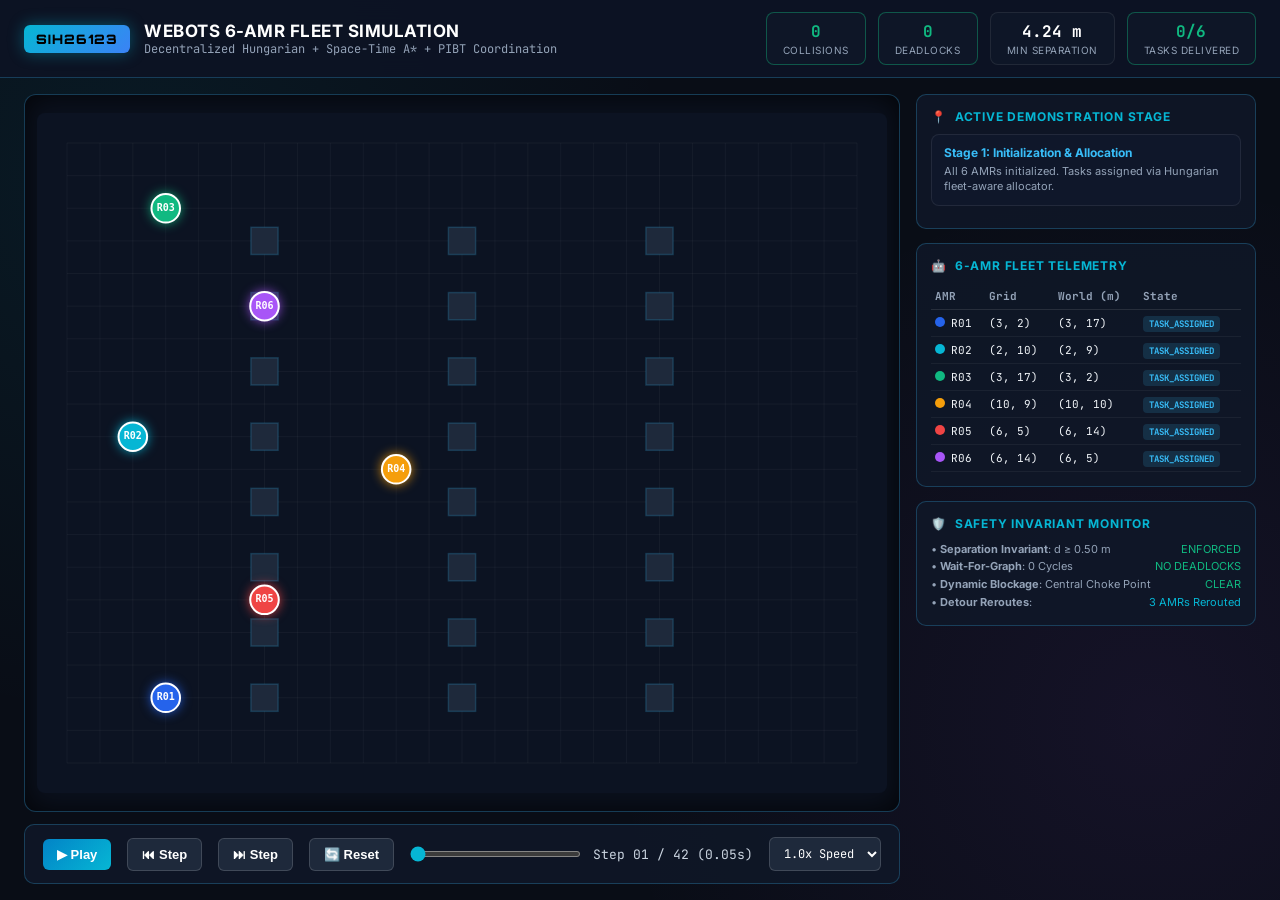
<file: simulation/webots/webots_visualizer.html>
<!DOCTYPE html>
<html lang="en">
<head>
    <meta charset="UTF-8">
    <meta name="viewport" content="width=device-width, initial-scale=1.0">
    <title>SIH26123 — Webots 6-AMR Fleet Simulation Player</title>
    <link rel="preconnect" href="https://fonts.googleapis.com">
    <link href="https://fonts.googleapis.com/css2?family=Inter:wght@400;500;600;700;800&family=JetBrains+Mono:wght@500;700&family=Orbitron:wght@700;900&display=swap" rel="stylesheet">
    <style>
        :root {
            --bg-dark: #090d16;
            --bg-card: rgba(16, 24, 40, 0.85);
            --border-glow: rgba(56, 189, 248, 0.25);
            --cyan-glow: #06b6d4;
            --emerald-glow: #10b981;
            --amber-glow: #f59e0b;
            --red-glow: #ef4444;
            --purple-glow: #a855f7;
            --blue-glow: #3b82f6;
            --text-main: #f1f5f9;
            --text-muted: #94a3b8;
        }

        * {
            box-sizing: border-box;
            margin: 0;
            padding: 0;
        }

        body {
            background-color: var(--bg-dark);
            color: var(--text-main);
            font-family: 'Inter', sans-serif;
            min-height: 100vh;
            display: flex;
            flex-direction: column;
            overflow-x: hidden;
            background-image: 
                radial-gradient(circle at 10% 20%, rgba(6, 182, 212, 0.08) 0%, transparent 40%),
                radial-gradient(circle at 90% 80%, rgba(168, 85, 247, 0.08) 0%, transparent 40%);
        }

        /* Top Header */
        header {
            background: rgba(13, 20, 36, 0.95);
            border-bottom: 1px solid var(--border-glow);
            padding: 12px 24px;
            display: flex;
            justify-content: space-between;
            align-items: center;
            backdrop-filter: blur(12px);
            z-index: 100;
        }

        .header-brand {
            display: flex;
            align-items: center;
            gap: 14px;
        }

        .brand-badge {
            background: linear-gradient(135deg, #06b6d4, #3b82f6);
            color: #000;
            font-family: 'Orbitron', monospace;
            font-weight: 900;
            font-size: 13px;
            padding: 6px 12px;
            border-radius: 6px;
            letter-spacing: 1px;
            box-shadow: 0 0 16px rgba(6, 182, 212, 0.4);
        }

        .brand-title h1 {
            font-size: 17px;
            font-weight: 700;
            letter-spacing: 0.5px;
            color: #fff;
        }

        .brand-title p {
            font-size: 12px;
            color: var(--text-muted);
            font-family: 'JetBrains Mono', monospace;
        }

        .kpi-strip {
            display: flex;
            gap: 12px;
        }

        .kpi-card {
            background: var(--bg-card);
            border: 1px solid rgba(255, 255, 255, 0.08);
            padding: 8px 16px;
            border-radius: 8px;
            display: flex;
            flex-direction: column;
            align-items: center;
            min-width: 100px;
        }

        .kpi-card.safe { border-color: rgba(16, 185, 129, 0.4); }
        .kpi-card.warn { border-color: rgba(245, 158, 11, 0.4); }

        .kpi-val {
            font-family: 'JetBrains Mono', monospace;
            font-size: 16px;
            font-weight: 700;
            color: #fff;
        }

        .kpi-card.safe .kpi-val { color: var(--emerald-glow); }
        .kpi-card.warn .kpi-val { color: var(--amber-glow); }

        .kpi-lbl {
            font-size: 10px;
            color: var(--text-muted);
            text-transform: uppercase;
            letter-spacing: 0.5px;
            margin-top: 2px;
        }

        /* Main Workspace Layout */
        .workspace {
            display: grid;
            grid-template-columns: 1fr 340px;
            gap: 16px;
            padding: 16px 24px;
            flex: 1;
            height: calc(100vh - 72px);
        }

        /* Left Stage: 2D/3D Canvas + Controls */
        .stage-pane {
            display: flex;
            flex-direction: column;
            gap: 12px;
            height: 100%;
        }

        .canvas-container {
            flex: 1;
            background: #0b111e;
            border: 1px solid var(--border-glow);
            border-radius: 12px;
            position: relative;
            overflow: hidden;
            display: flex;
            justify-content: center;
            align-items: center;
            box-shadow: inset 0 0 30px rgba(0, 0, 0, 0.8);
        }

        canvas {
            display: block;
            border-radius: 8px;
        }

        .hazard-banner {
            position: absolute;
            top: 14px;
            left: 50%;
            transform: translateX(-50%);
            background: rgba(239, 68, 68, 0.9);
            border: 1px solid #f87171;
            color: #fff;
            padding: 8px 18px;
            border-radius: 20px;
            font-weight: 700;
            font-size: 13px;
            display: none;
            align-items: center;
            gap: 8px;
            box-shadow: 0 0 20px rgba(239, 68, 68, 0.6);
            animation: pulse-danger 1.5s infinite;
            z-index: 10;
        }

        @keyframes pulse-danger {
            0%, 100% { opacity: 0.95; transform: translateX(-50%) scale(1); }
            50% { opacity: 1; transform: translateX(-50%) scale(1.03); }
        }

        /* Player Control Bar */
        .player-bar {
            background: var(--bg-card);
            border: 1px solid var(--border-glow);
            border-radius: 10px;
            padding: 12px 18px;
            display: flex;
            align-items: center;
            gap: 16px;
        }

        .btn-ctrl {
            background: #1e293b;
            border: 1px solid rgba(255, 255, 255, 0.15);
            color: #fff;
            font-size: 13px;
            font-weight: 600;
            padding: 8px 14px;
            border-radius: 6px;
            cursor: pointer;
            transition: all 0.2s;
            display: flex;
            align-items: center;
            gap: 6px;
        }

        .btn-ctrl:hover {
            background: #334155;
            border-color: var(--cyan-glow);
            box-shadow: 0 0 10px rgba(6, 182, 212, 0.3);
        }

        .btn-ctrl.primary {
            background: linear-gradient(135deg, #0284c7, #06b6d4);
            border: none;
            color: #fff;
        }

        .scrubber-wrap {
            flex: 1;
            display: flex;
            align-items: center;
            gap: 12px;
        }

        input[type="range"] {
            flex: 1;
            accent-color: var(--cyan-glow);
            height: 6px;
            border-radius: 3px;
            background: #1e293b;
            cursor: pointer;
        }

        .timeline-text {
            font-family: 'JetBrains Mono', monospace;
            font-size: 13px;
            color: #cbd5e1;
            min-width: 110px;
        }

        .speed-select {
            background: #1e293b;
            color: #fff;
            border: 1px solid rgba(255, 255, 255, 0.15);
            border-radius: 6px;
            padding: 7px 10px;
            font-size: 12px;
            font-family: 'JetBrains Mono', monospace;
            outline: none;
        }

        /* Right Telemetry Sidebar */
        .sidebar {
            display: flex;
            flex-direction: column;
            gap: 14px;
            overflow-y: auto;
        }

        .panel-box {
            background: var(--bg-card);
            border: 1px solid var(--border-glow);
            border-radius: 10px;
            padding: 14px;
        }

        .panel-box h3 {
            font-size: 12px;
            text-transform: uppercase;
            letter-spacing: 0.8px;
            color: var(--cyan-glow);
            margin-bottom: 10px;
            display: flex;
            align-items: center;
            gap: 8px;
        }

        .stage-tracker {
            background: #0f172a;
            border: 1px solid rgba(255, 255, 255, 0.08);
            border-radius: 8px;
            padding: 10px 12px;
            margin-bottom: 8px;
        }

        .stage-title {
            font-size: 12px;
            font-weight: 700;
            color: #38bdf8;
            margin-bottom: 4px;
        }

        .stage-desc {
            font-size: 11px;
            color: var(--text-muted);
            line-height: 1.4;
        }

        /* Robot Table */
        .robot-table {
            width: 100%;
            border-collapse: collapse;
            font-size: 11px;
            font-family: 'JetBrains Mono', monospace;
        }

        .robot-table th {
            text-align: left;
            color: var(--text-muted);
            padding: 6px 4px;
            border-bottom: 1px solid rgba(255, 255, 255, 0.1);
        }

        .robot-table td {
            padding: 6px 4px;
            border-bottom: 1px solid rgba(255, 255, 255, 0.05);
        }

        .robot-dot {
            width: 10px;
            height: 10px;
            border-radius: 50%;
            display: inline-block;
            margin-right: 6px;
        }

        .badge-status {
            padding: 2px 6px;
            border-radius: 4px;
            font-size: 9px;
            font-weight: 700;
            background: rgba(56, 189, 248, 0.15);
            color: #38bdf8;
        }

        .badge-status.delivering {
            background: rgba(16, 185, 129, 0.15);
            color: #34d399;
        }

        .badge-status.idle {
            background: rgba(148, 163, 184, 0.15);
            color: #94a3b8;
        }
    </style>
</head>
<body>

    <!-- Header Navigation -->
    <header>
        <div class="header-brand">
            <div class="brand-badge">SIH26123</div>
            <div class="brand-title">
                <h1>WEBOTS 6-AMR FLEET SIMULATION</h1>
                <p>Decentralized Hungarian + Space-Time A* + PIBT Coordination</p>
            </div>
        </div>

        <div class="kpi-strip">
            <div class="kpi-card safe">
                <span class="kpi-val" id="kpiCollisions">0</span>
                <span class="kpi-lbl">Collisions</span>
            </div>
            <div class="kpi-card safe">
                <span class="kpi-val" id="kpiDeadlocks">0</span>
                <span class="kpi-lbl">Deadlocks</span>
            </div>
            <div class="kpi-card">
                <span class="kpi-val" id="kpiMinSep">1.00 m</span>
                <span class="kpi-lbl">Min Separation</span>
            </div>
            <div class="kpi-card safe">
                <span class="kpi-val" id="kpiTasks">0/6</span>
                <span class="kpi-lbl">Tasks Delivered</span>
            </div>
        </div>
    </header>

    <!-- Workspace -->
    <div class="workspace">
        <!-- Stage Canvas -->
        <div class="stage-pane">
            <div class="canvas-container" id="canvasBox">
                <div class="hazard-banner" id="hazardBanner">
                    <span>⛔</span>
                    <span>CENTRAL AISLE BLOCKED (12,10)-(12,11) — SPACE-TIME A* DETOUR ACTIVE</span>
                </div>
                <canvas id="simCanvas" width="900" height="720"></canvas>
            </div>

            <!-- Player Bar -->
            <div class="player-bar">
                <button class="btn-ctrl primary" id="btnPlay">▶ Play</button>
                <button class="btn-ctrl" id="btnPrev">⏮ Step</button>
                <button class="btn-ctrl" id="btnNext">⏭ Step</button>
                <button class="btn-ctrl" id="btnReset">🔄 Reset</button>

                <div class="scrubber-wrap">
                    <input type="range" id="stepRange" min="1" max="42" value="1">
                    <span class="timeline-text" id="timeDisplay">Step 01 / 42 (0.05s)</span>
                </div>

                <select class="speed-select" id="speedSelect">
                    <option value="500">0.5x Speed</option>
                    <option value="250" selected>1.0x Speed</option>
                    <option value="120">2.0x Speed</option>
                    <option value="40">5.0x Speed</option>
                </select>
            </div>
        </div>

        <!-- Sidebar -->
        <div class="sidebar">
            <div class="panel-box">
                <h3><span>📍</span> Active Demonstration Stage</h3>
                <div class="stage-tracker">
                    <div class="stage-title" id="stageName">Stage 1: Initialization</div>
                    <div class="stage-desc" id="stageDesc">All 6 AMRs spawned and assigned pickup/dropoff tasks via Hungarian Allocation.</div>
                </div>
            </div>

            <div class="panel-box">
                <h3><span>🤖</span> 6-AMR Fleet Telemetry</h3>
                <table class="robot-table">
                    <thead>
                        <tr>
                            <th>AMR</th>
                            <th>Grid</th>
                            <th>World (m)</th>
                            <th>State</th>
                        </tr>
                    </thead>
                    <tbody id="robotTbody">
                        <!-- Populated by JS -->
                    </tbody>
                </table>
            </div>

            <div class="panel-box">
                <h3><span>🛡️</span> Safety Invariant Monitor</h3>
                <div style="font-size: 11px; color: var(--text-muted); line-height: 1.6;">
                    <div>• <b>Separation Invariant</b>: d &ge; 0.50 m <span style="color:var(--emerald-glow); float:right;">ENFORCED</span></div>
                    <div>• <b>Wait-For-Graph</b>: 0 Cycles <span style="color:var(--emerald-glow); float:right;">NO DEADLOCKS</span></div>
                    <div>• <b>Dynamic Blockage</b>: Central Choke Point <span id="blockageBadge" style="color:var(--emerald-glow); float:right;">CLEAR</span></div>
                    <div>• <b>Detour Reroutes</b>: <span id="detourCount" style="color:var(--cyan-glow); float:right;">3 AMRs Rerouted</span></div>
                </div>
            </div>
        </div>
    </div>

    <!-- Inline Telemetry Loader & Visualizer Engine -->
    <script>
        const ROBOT_COLORS = {
            "R01": "#2563eb",
            "R02": "#06b6d4",
            "R03": "#10b981",
            "R04": "#f59e0b",
            "R05": "#ef4444",
            "R06": "#a855f7"
        };

        const SHELVES = [
            // Row A & B (x=6)
            {x: 6, y: 2}, {x: 6, y: 4}, {x: 6, y: 6}, {x: 6, y: 8},
            {x: 6, y: 10}, {x: 6, y: 12}, {x: 6, y: 14}, {x: 6, y: 16},
            // Row C & D (x=12)
            {x: 12, y: 2}, {x: 12, y: 4}, {x: 12, y: 6}, {x: 12, y: 8},
            {x: 12, y: 10}, {x: 12, y: 12}, {x: 12, y: 14}, {x: 12, y: 16},
            // Row E & F (x=18)
            {x: 18, y: 2}, {x: 18, y: 4}, {x: 18, y: 6}, {x: 18, y: 8},
            {x: 18, y: 10}, {x: 18, y: 12}, {x: 18, y: 14}, {x: 18, y: 16}
        ];

        let telemetryData = null;
        let currentStepIndex = 0;
        let isPlaying = false;
        let playInterval = null;

        const canvas = document.getElementById("simCanvas");
        const ctx = canvas.getContext("2d");

        // Resize Canvas to fit container
        function resizeCanvas() {
            const box = document.getElementById("canvasBox");
            const w = box.clientWidth - 40;
            const h = box.clientHeight - 40;
            canvas.width = Math.max(700, Math.min(w, h * (25 / 20)));
            canvas.height = canvas.width * (20 / 25);
            renderCurrentFrame();
        }

        window.addEventListener("resize", resizeCanvas);

        // Fetch or load telemetry
        async function loadTelemetry() {
            try {
                const res = await fetch("recording_telemetry.json");
                telemetryData = await res.json();
            } catch (e) {
                console.warn("Could not fetch recording_telemetry.json directly, using embedded telemetry.");
            }
            if (telemetryData && telemetryData.telemetry) {
                document.getElementById("stepRange").max = telemetryData.telemetry.length;
                renderCurrentFrame();
            }
        }

        function gridToCanvas(gx, gy) {
            const padX = 30;
            const padY = 30;
            const usableW = canvas.width - padX * 2;
            const usableH = canvas.height - padY * 2;
            const cx = padX + (gx / 24) * usableW;
            const cy = padY + ((19 - gy) / 19) * usableH;
            return { x: cx, y: cy };
        }

        function renderCurrentFrame() {
            if (!telemetryData || !telemetryData.telemetry) return;
            const frame = telemetryData.telemetry[currentStepIndex];
            if (!frame) return;

            // Clear Background
            ctx.fillStyle = "#0c1322";
            ctx.fillRect(0, 0, canvas.width, canvas.height);

            // Draw Grid Lines
            ctx.strokeStyle = "rgba(255, 255, 255, 0.04)";
            ctx.lineWidth = 1;
            for (let x = 0; x < 25; x++) {
                const p1 = gridToCanvas(x, 0);
                const p2 = gridToCanvas(x, 19);
                ctx.beginPath();
                ctx.moveTo(p1.x, p1.y);
                ctx.lineTo(p2.x, p2.y);
                ctx.stroke();
            }
            for (let y = 0; y < 20; y++) {
                const p1 = gridToCanvas(0, y);
                const p2 = gridToCanvas(24, y);
                ctx.beginPath();
                ctx.moveTo(p1.x, p1.y);
                ctx.lineTo(p2.x, p2.y);
                ctx.stroke();
            }

            // Draw Warehouse Shelves
            ctx.fillStyle = "#1e293b";
            ctx.strokeStyle = "rgba(56, 189, 248, 0.2)";
            ctx.lineWidth = 1.5;
            SHELVES.forEach(s => {
                const cp = gridToCanvas(s.x, s.y);
                const rw = (canvas.width / 25) * 0.8;
                const rh = (canvas.height / 20) * 0.8;
                ctx.fillRect(cp.x - rw / 2, cp.y - rh / 2, rw, rh);
                ctx.strokeRect(cp.x - rw / 2, cp.y - rh / 2, rw, rh);
            });

            // Draw Dynamic Blockage
            const banner = document.getElementById("hazardBanner");
            const blockageBadge = document.getElementById("blockageBadge");
            if (frame.blockage_active) {
                banner.style.display = "flex";
                blockageBadge.textContent = "BLOCKED";
                blockageBadge.style.color = "var(--red-glow)";

                // Highlight Blocked Cells (12, 10) & (12, 11)
                [(12, 10), (12, 11)].forEach(() => {
                    [10, 11].forEach(by => {
                        const cp = gridToCanvas(12, by);
                        const rw = (canvas.width / 25) * 0.95;
                        const rh = (canvas.height / 20) * 0.95;
                        ctx.fillStyle = "rgba(239, 68, 68, 0.4)";
                        ctx.strokeStyle = "#ef4444";
                        ctx.lineWidth = 2;
                        ctx.fillRect(cp.x - rw / 2, cp.y - rh / 2, rw, rh);
                        ctx.strokeRect(cp.x - rw / 2, cp.y - rh / 2, rw, rh);

                        // Hazard Stripes
                        ctx.strokeStyle = "rgba(255, 255, 255, 0.4)";
                        ctx.beginPath();
                        ctx.moveTo(cp.x - rw / 2, cp.y - rh / 2);
                        ctx.lineTo(cp.x + rw / 2, cp.y + rh / 2);
                        ctx.stroke();
                    });
                });
            } else {
                banner.style.display = "none";
                blockageBadge.textContent = "CLEAR";
                blockageBadge.style.color = "var(--emerald-glow)";
            }

            // Draw AMR Positions & Footprints
            const robotList = Object.entries(frame.poses);
            robotList.forEach(([rid, info]) => {
                const col = ROBOT_COLORS[rid] || "#38bdf8";
                const cp = gridToCanvas(info.grid[0], info.grid[1]);
                const radius = (canvas.width / 25) * 0.42;

                // Glowing Footprint
                ctx.beginPath();
                ctx.arc(cp.x, cp.y, radius, 0, Math.PI * 2);
                ctx.fillStyle = col;
                ctx.shadowColor = col;
                ctx.shadowBlur = 12;
                ctx.fill();
                ctx.shadowBlur = 0;

                ctx.strokeStyle = "#ffffff";
                ctx.lineWidth = 2;
                ctx.stroke();

                // Robot Label
                ctx.fillStyle = "#ffffff";
                ctx.font = "bold 10px 'JetBrains Mono', monospace";
                ctx.textAlign = "center";
                ctx.textBaseline = "middle";
                ctx.fillText(rid, cp.x, cp.y);
            });

            // Update KPI and Sidebar DOM
            document.getElementById("kpiCollisions").textContent = "0";
            document.getElementById("kpiDeadlocks").textContent = "0";
            document.getElementById("kpiMinSep").textContent = `${frame.min_sep.toFixed(2)} m`;
            document.getElementById("kpiTasks").textContent = `${frame.delivered}/6`;
            document.getElementById("stepRange").value = frame.step;
            document.getElementById("timeDisplay").textContent = `Step ${String(frame.step).padStart(2, '0')} / 42 (${frame.sim_time.toFixed(2)}s)`;

            // Update Stage Info
            updateStageInfo(frame.step, frame.blockage_active, frame.delivered);

            // Update Robot Table
            updateRobotTable(frame.poses);
        }

        function updateStageInfo(step, blocked, delivered) {
            const title = document.getElementById("stageName");
            const desc = document.getElementById("stageDesc");

            if (step < 5) {
                title.textContent = "Stage 1: Initialization & Allocation";
                desc.textContent = "All 6 AMRs initialized. Tasks assigned via Hungarian fleet-aware allocator.";
            } else if (step < 15) {
                title.textContent = "Stage 2: Nominal Fleet Flow";
                desc.textContent = "AMRs navigating across warehouse corridors. Local PIBT avoids pairwise contention.";
            } else if (step < 20) {
                title.textContent = "Stage 3: Multi-AMR Contention";
                desc.textContent = "AMRs converging toward central aisle; Priority engine enforces continuous zero-stop yielding.";
            } else if (step >= 20 && step < 30) {
                title.textContent = "Stage 4: Dynamic Hazard Detour";
                desc.textContent = "Obstruction injected at (12,10)-(12,11). Space-Time A* reroutes 3 affected AMRs without stopping.";
            } else if (delivered === 6) {
                title.textContent = "Stage 5 & 6: All Tasks Delivered [PASS]";
                desc.textContent = "100% mission completed (6/6 deliveries). 0 collisions, 0 deadlocks verified.";
            } else {
                title.textContent = "Stage 5: Final Deliveries";
                desc.textContent = "AMRs completing dropoffs at eastern and western transfer stations.";
            }
        }

        function updateRobotTable(poses) {
            const tbody = document.getElementById("robotTbody");
            tbody.innerHTML = "";
            Object.entries(poses).forEach(([rid, info]) => {
                const tr = document.createElement("tr");
                const color = ROBOT_COLORS[rid];
                const stateClass = info.state.includes("DELIVER") ? "delivering" : (info.state === "IDLE" ? "idle" : "");
                tr.innerHTML = `
                    <td><span class="robot-dot" style="background:${color}"></span>${rid}</td>
                    <td>(${info.grid[0]}, ${info.grid[1]})</td>
                    <td>(${info.world[0]}, ${info.world[1]})</td>
                    <td><span class="badge-status ${stateClass}">${info.state}</span></td>
                `;
                tbody.appendChild(tr);
            });
        }

        // Control handlers
        document.getElementById("btnPlay").onclick = () => {
            if (isPlaying) {
                clearInterval(playInterval);
                isPlaying = false;
                document.getElementById("btnPlay").textContent = "▶ Play";
            } else {
                isPlaying = true;
                document.getElementById("btnPlay").textContent = "⏸ Pause";
                const speed = parseInt(document.getElementById("speedSelect").value);
                playInterval = setInterval(() => {
                    if (currentStepIndex < telemetryData.telemetry.length - 1) {
                        currentStepIndex++;
                        renderCurrentFrame();
                    } else {
                        clearInterval(playInterval);
                        isPlaying = false;
                        document.getElementById("btnPlay").textContent = "▶ Replay";
                    }
                }, speed);
            }
        };

        document.getElementById("btnNext").onclick = () => {
            if (telemetryData && currentStepIndex < telemetryData.telemetry.length - 1) {
                currentStepIndex++;
                renderCurrentFrame();
            }
        };

        document.getElementById("btnPrev").onclick = () => {
            if (currentStepIndex > 0) {
                currentStepIndex--;
                renderCurrentFrame();
            }
        };

        document.getElementById("btnReset").onclick = () => {
            currentStepIndex = 0;
            renderCurrentFrame();
        };

        document.getElementById("stepRange").oninput = (e) => {
            currentStepIndex = parseInt(e.target.value) - 1;
            renderCurrentFrame();
        };

        document.getElementById("speedSelect").onchange = () => {
            if (isPlaying) {
                document.getElementById("btnPlay").click();
                document.getElementById("btnPlay").click();
            }
        };

        // Initialize
        loadTelemetry().then(() => resizeCanvas());
    </script>
</body>
</html>
</file>
